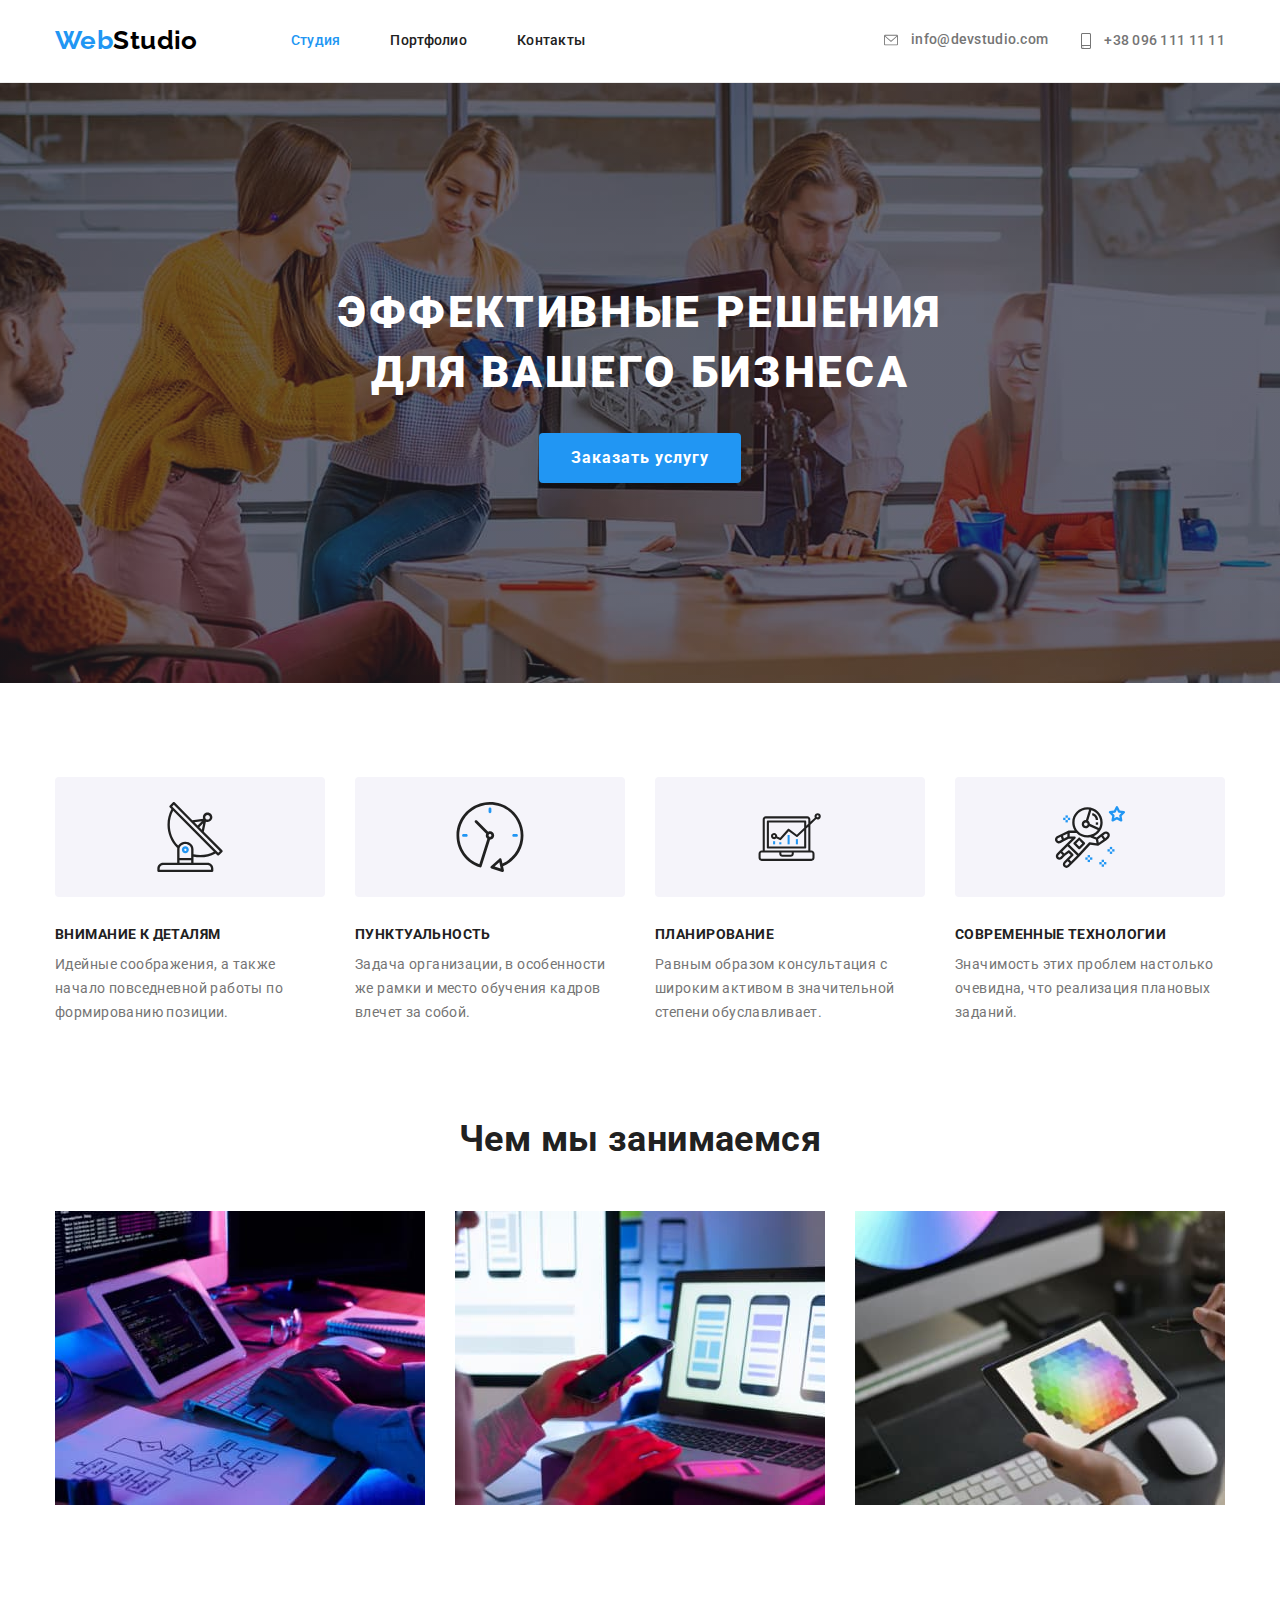
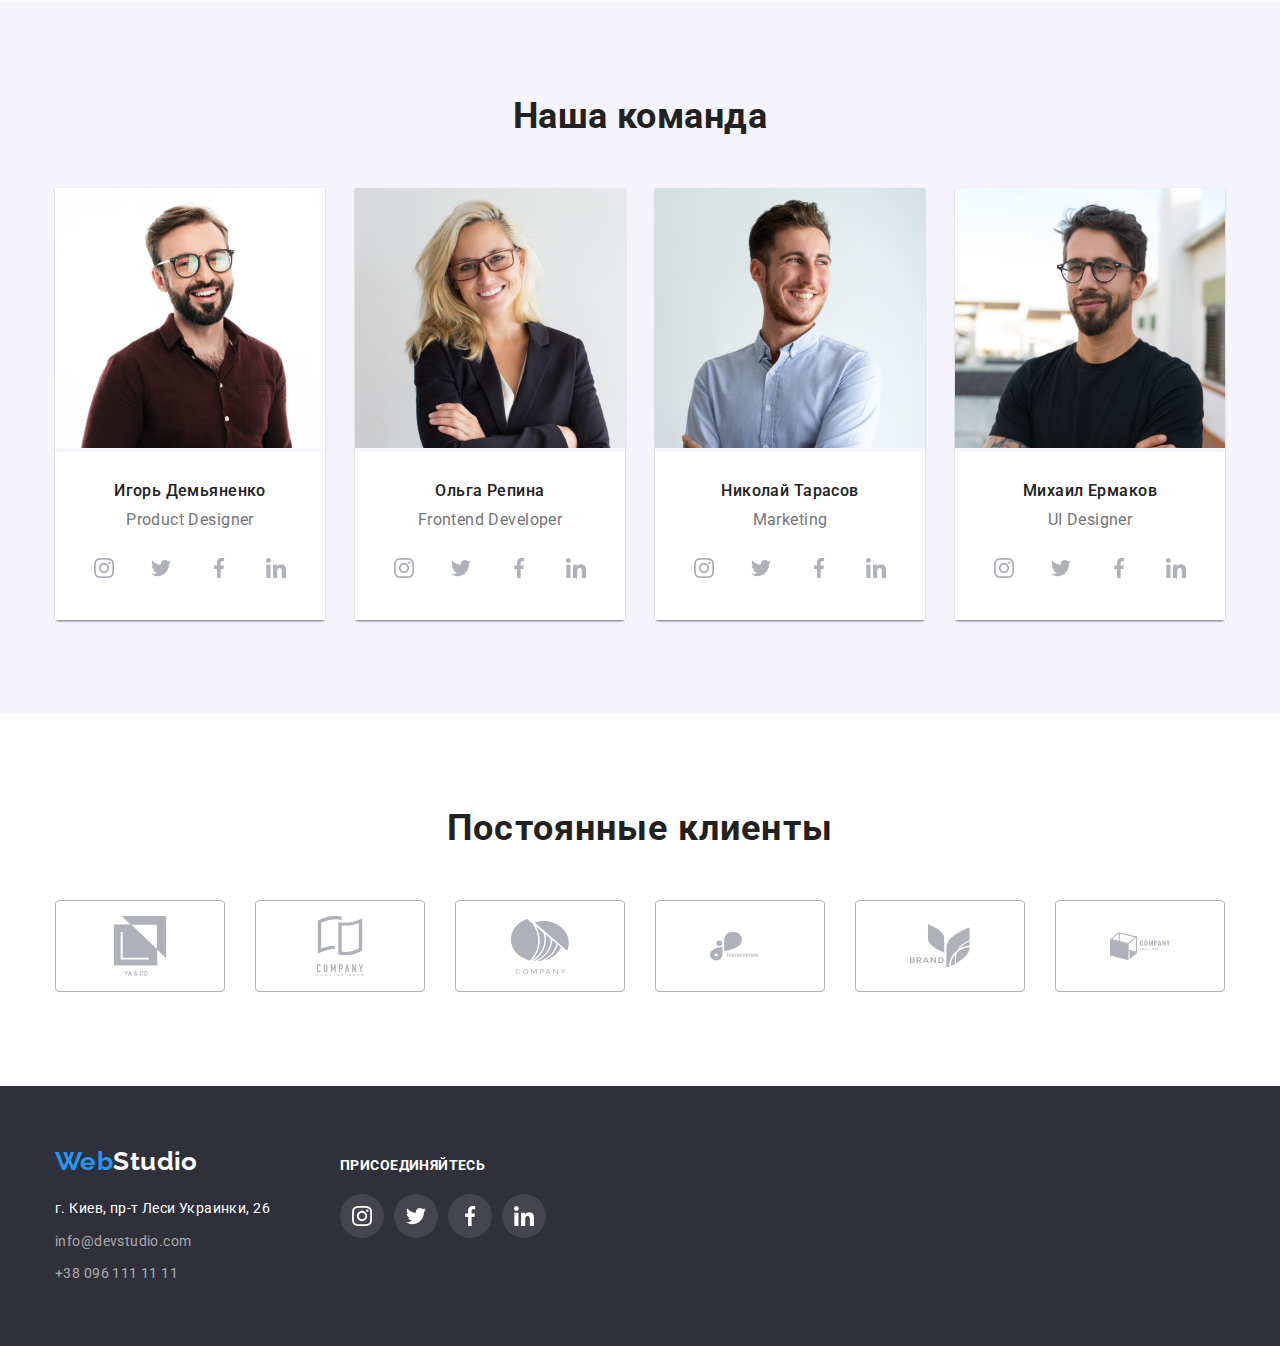
<file: index.html>
<!DOCTYPE html>
<html lang="en">
<head>
    <meta charset="UTF-8">
    <meta http-equiv="X-UA-Compatible" content="IE=edge">
    <meta name="viewport" content="width=device-width, initial-scale=1.0">
    <title>WebStudio</title>
    <link href="https://fonts.googleapis.com/css2?family=Raleway:wght@700&family=Roboto:wght@400;500;700;900&display=swap" rel="stylesheet">
    <link rel="stylesheet" href="https://cdnjs.cloudflare.com/ajax/libs/modern-normalize/1.1.0/modern-normalize.min.css">
    <link rel="stylesheet" href="./css/styles.css">
</head>
<body>
    <header>
        <div class="container main-nav">
            <nav class="main-nav">
                <a href="./index.html" class="logo"><span>Web</span>Studio</a>
                <ul class="site-nav">
                    <li class="item"> <a href="./index.html" class="link current">Студия</a> </li>
                    <li class="item"> <a href="./portfolio.html" class="link">Портфолио</a> </li>
                    <li class="item"> <a href="" class="link">Контакты</a> </li>
                </ul>
            </nav>
            <ul class="site-cont">
                <li class="item">  
                    <a href="mailto:info@devstudio.com" class="link"> <svg class="icon" width="20" height="14">
                        <use href="./images/symbol-defs.svg#icon-email"></use>
                    </svg> info@devstudio.com</a> 
                </li>
                <li class="item"> <a href="tel:+380961111111" class="link"> <svg class="icon" width="16" height="18">
                    <use href="./images/symbol-defs.svg#icon-phone"></use>
                </svg> +38 096 111 11 11</a> 
                </li>
            </ul>
        </div>
    </header>
    <main>
        <section class="title">
            <h1 class="title-hero">Эффективные решения для вашего бизнеса</h1>
            <button type="button" class="button-order">Заказать услугу</button>
        </section>
        <section class="section">
            <div class="container">
                <h2 class="hidden" >Наши качества</h2>
                <ul class="work-quality">
                    <li class="item">
                        <div class="icon-img">
                            <svg class="icon-qual">
                                <use href="./images/symbol-defs.svg#icon-antenna"></use>
                            </svg>
                        </div>
                        <h3 class="head-quality">Внимание к деталям</h3>
                        <p class="quality">Идейные соображения, а также начало повседневной работы по формированию позиции.</p>
                    </li>
                    <li class="item">
                        <div class="icon-img">
                            <svg class="icon-qual">
                                <use href="./images/symbol-defs.svg#icon-clock"></use>
                            </svg>
                        </div>
                        <h3 class="head-quality">Пунктуальность</h3>
                        <p class="quality">Задача организации, в особенности же рамки и место обучения кадров влечет за собой.
                        </p>
                    </li>
                    <li class="item">
                        <div class="icon-img">
                            <svg class="icon-qual">
                                <use href="./images/symbol-defs.svg#icon-diagram"></use>
                            </svg>
                        </div>
                        <h3 class="head-quality">Планирование</h3>
                        <p class="quality">Равным образом консультация с широким активом в значительной степени обуславливает.
                        </p>
                    </li>
                    <li class="item">
                        <div class="icon-img">
                            <svg class="icon-qual">
                                <use href="./images/symbol-defs.svg#icon-astronaut"></use>
                            </svg>
                        </div>
                        <h3 class="head-quality">Современные технологии</h3>
                        <p class="quality">Значимость этих проблем настолько очевидна, что реализация плановых заданий.</p>
                    </li>
                </ul>
            </div>
        </section>
        <section class="section no-padding">
            <div class="container che">
                <h2 class="heading">Чем мы занимаемся</h2>
                <ul class="works">
                    <li class="item"> <img src="./images/img1.jpg" alt="Написание кода" width="370" height="294"> </li>
                    <li class="item"> <img src="./images/img2.jpg" alt="Выбор дизайна" width="370" height="294"> </li>
                    <li class="item"> <img src="./images/img3.jpg" alt="Колористика" width="370" height="294"> </li>
                </ul>
            </div>
        </section>
        <section class="team">
            <div class="container">
                <h2 class="heading">Наша команда</h2>
                <ul class="team-work">
                    <li class="special"> <img src="./images/1igor.jpg" alt="фото специалиста" width="270" height="260">
                        <div class="job-person">
                            <h3 class="person">Игорь Демьяненко</h3>
                            <p class="job">Product Designer</p>
                            <ul class="net">
                                <li class="network">
                                    <a class="inst" href="">
                                        <svg class="network-icon">
                                            <use href="./images/symbol-defs.svg#icon-instagram"></use>
                                        </svg> </a>
                                </li>
                                <li class="network">
                                    <a class="inst" href="">
                                        <svg class="network-icon">
                                            <use href="./images/symbol-defs.svg#icon-twitter"></use>
                                        </svg> </a>
                                </li>
                                <li class="network">
                                    <a class="inst" href="">
                                        <svg class="network-icon">
                                            <use href="./images/symbol-defs.svg#icon-facebook"></use>
                                        </svg> </a>
                                </li>
                                <li class="network">
                                    <a class="inst" href="">
                                        <svg class="network-icon">
                                            <use href="./images/symbol-defs.svg#icon-linkedin"></use>
                                        </svg> </a>
                                </li>
                            </ul>
                        </div>
                    </li>
                    <li class="special"> <img src="./images/2olga.jpg" alt="фото специалиста" width="270" height="260">
                        <div class="job-person">
                            <h3 class="person">Ольга Репина</h3>
                            <p class="job">Frontend Developer</p>
                            <ul class="net">
                                <li class="network">
                                    <a class="inst" href="">
                                        <svg class="network-icon">
                                            <use href="./images/symbol-defs.svg#icon-instagram"></use>
                                        </svg> </a>
                                </li>
                                <li class="network">
                                    <a class="inst" href="">
                                        <svg class="network-icon">
                                            <use href="./images/symbol-defs.svg#icon-twitter"></use>
                                        </svg> </a>
                                </li>
                                <li class="network">
                                    <a class="inst" href="">
                                        <svg class="network-icon">
                                            <use href="./images/symbol-defs.svg#icon-facebook"></use>
                                        </svg> </a>
                                </li>
                                <li class="network">
                                    <a class="inst" href="">
                                        <svg class="network-icon">
                                            <use href="./images/symbol-defs.svg#icon-linkedin"></use>
                                        </svg> </a>
                                </li>
                            </ul>
                        </div>
                    </li>
                    <li class="special"> <img src="./images/3nik.jpg" alt="фото специалиста" width="270" height="260">
                        <div class="job-person">
                            <h3 class="person">Николай Тарасов</h3>
                            <p class="job">Marketing</p>
                            <ul class="net">
                                <li class="network">
                                    <a class="inst" href="">
                                        <svg class="network-icon">
                                            <use href="./images/symbol-defs.svg#icon-instagram"></use>
                                        </svg> </a>
                                </li>
                                <li class="network">
                                    <a class="inst" href="">
                                        <svg class="network-icon">
                                            <use href="./images/symbol-defs.svg#icon-twitter"></use>
                                        </svg> </a>
                                </li>
                                <li class="network">
                                    <a class="inst" href="">
                                        <svg class="network-icon">
                                            <use href="./images/symbol-defs.svg#icon-facebook"></use>
                                        </svg> </a>
                                </li>
                                <li class="network">
                                    <a class="inst" href="">
                                        <svg class="network-icon">
                                            <use href="./images/symbol-defs.svg#icon-linkedin"></use>
                                        </svg> </a>
                                </li>
                            </ul>
                        </div>
                    </li>
                    <li class="special"> <img src="./images/4mix.jpg" alt="фото специалиста" width="270" height="260">
                        <div class="job-person">
                            <h3 class="person">Михаил Ермаков</h3>
                            <p class="job">UI Designer</p>
                            <ul class="net">
                                <li class="network">
                                    <a class="inst" href="">
                                        <svg class="network-icon">
                                            <use href="./images/symbol-defs.svg#icon-instagram"></use>
                                        </svg> </a>
                                </li>
                                <li class="network">
                                    <a class="inst" href="">
                                        <svg class="network-icon">
                                            <use href="./images/symbol-defs.svg#icon-twitter"></use>
                                        </svg> </a>
                                </li>
                                <li class="network">
                                    <a class="inst" href="">
                                        <svg class="network-icon">
                                            <use href="./images/symbol-defs.svg#icon-facebook"></use>
                                        </svg> </a>
                                </li>
                                <li class="network">
                                    <a class="inst" href="">
                                        <svg class="network-icon">
                                            <use href="./images/symbol-defs.svg#icon-linkedin"></use>
                                        </svg> </a>
                                </li>
                            </ul>
                        </div>
                    </li>
                </ul>
            </div>
        </section>
        <section class="section">
            <div class="container">
                <h2 class="title-client">Постоянные клиенты</h2>
                <ul class="client">
                    <li class="client-mar">
                        <a class="client-a" href="">
                            <svg class="client-list">
                                <use href="./images/symbol-defs.svg#icon-group"></use>
                            </svg>
                        </a>
                    </li>
                    <li class="client-mar">
                        <a class="client-a" href="">
                            <svg class="client-list">
                                <use href="./images/symbol-defs.svg#icon-group-1"></use>
                            </svg>
                        </a>
                    </li>
                    <li class="client-mar">
                        <a class="client-a" href="">
                            <svg class="client-list">
                                <use href="./images/symbol-defs.svg#icon-group-2"></use>
                            </svg>
                        </a>
                    </li>
                    <li class="client-mar">
                        <a class="client-a" href="">
                            <svg class="client-list">
                                <use href="./images/symbol-defs.svg#icon-group-3"></use>
                            </svg>
                        </a>
                    </li>
                    <li class="client-mar">
                        <a class="client-a" href="">
                            <svg class="client-list">
                                <use href="./images/symbol-defs.svg#icon-group-4"></use>
                            </svg>
                        </a>
                    </li>
                    <li class="client-mar">
                        <a class="client-a" href="">
                            <svg class="client-list">
                                <use href="./images/symbol-defs.svg#icon-group-5"></use>
                            </svg>
                        </a>
                    </li>
                </ul>
            </div>
        </section>
    </main>
    <footer class="ftr">
        <div class="container main-foot">
            <section class="foot">
                <a href="./index.html" class="foot-web"><span>Web</span>Studio</a>
                <address class="foot-adress">
                    <ul class="site-ft">
                        <li class="ft-cont"> <a href="https://goo.gl/maps/F9UGEikjTN2jMp9C9" target="_blank" class="adress link">г.
                                Киев, пр-т Леси Украинки, 26</a> </li>
                        <li class="ft-cont"> <a href="mailto:info@devstudio.com" class="footer-contact link">info@devstudio.com</a>
                        </li>
                        <li class="ft-cont"> <a href="tel:+380961111111" class="footer-contact link">+38 096 111 11 11</a> </li>
                    </ul>
                </address>
            </section>
            <section class="connect-end">
                <h2 class="connect">Присоединяйтесь</h2>
                <ul class="icon-list">
                    <li class="icon-foot">
                        <a class="link-foot" href="">
                            <svg class="foot-icon">
                                <use href="./images/symbol-defs.svg#icon-instagram"></use>
                                </svg>
                        </a>
                        </li>
                    <li class="icon-foot">
                        <a class="link-foot" href="">
                            <svg class="foot-icon">
                                <use href="./images/symbol-defs.svg#icon-twitter"></use>
                                </svg>
                        </a>
                    </li>
                    <li class="icon-foot">
                        <a class="link-foot" href="">
                            <svg class="foot-icon">
                                <use href="./images/symbol-defs.svg#icon-facebook"></use>
                            </svg>
                        </a>
                    </li>
                    <li class="icon-foot">
                        <a class="link-foot" href="">
                            <svg class="foot-icon">
                                <use href="./images/symbol-defs.svg#icon-linkedin"></use>
                            </svg>
                        </a>
                    </li>
                </ul>
            </section>
        </div>
    </footer>
</body>
</html>
</file>
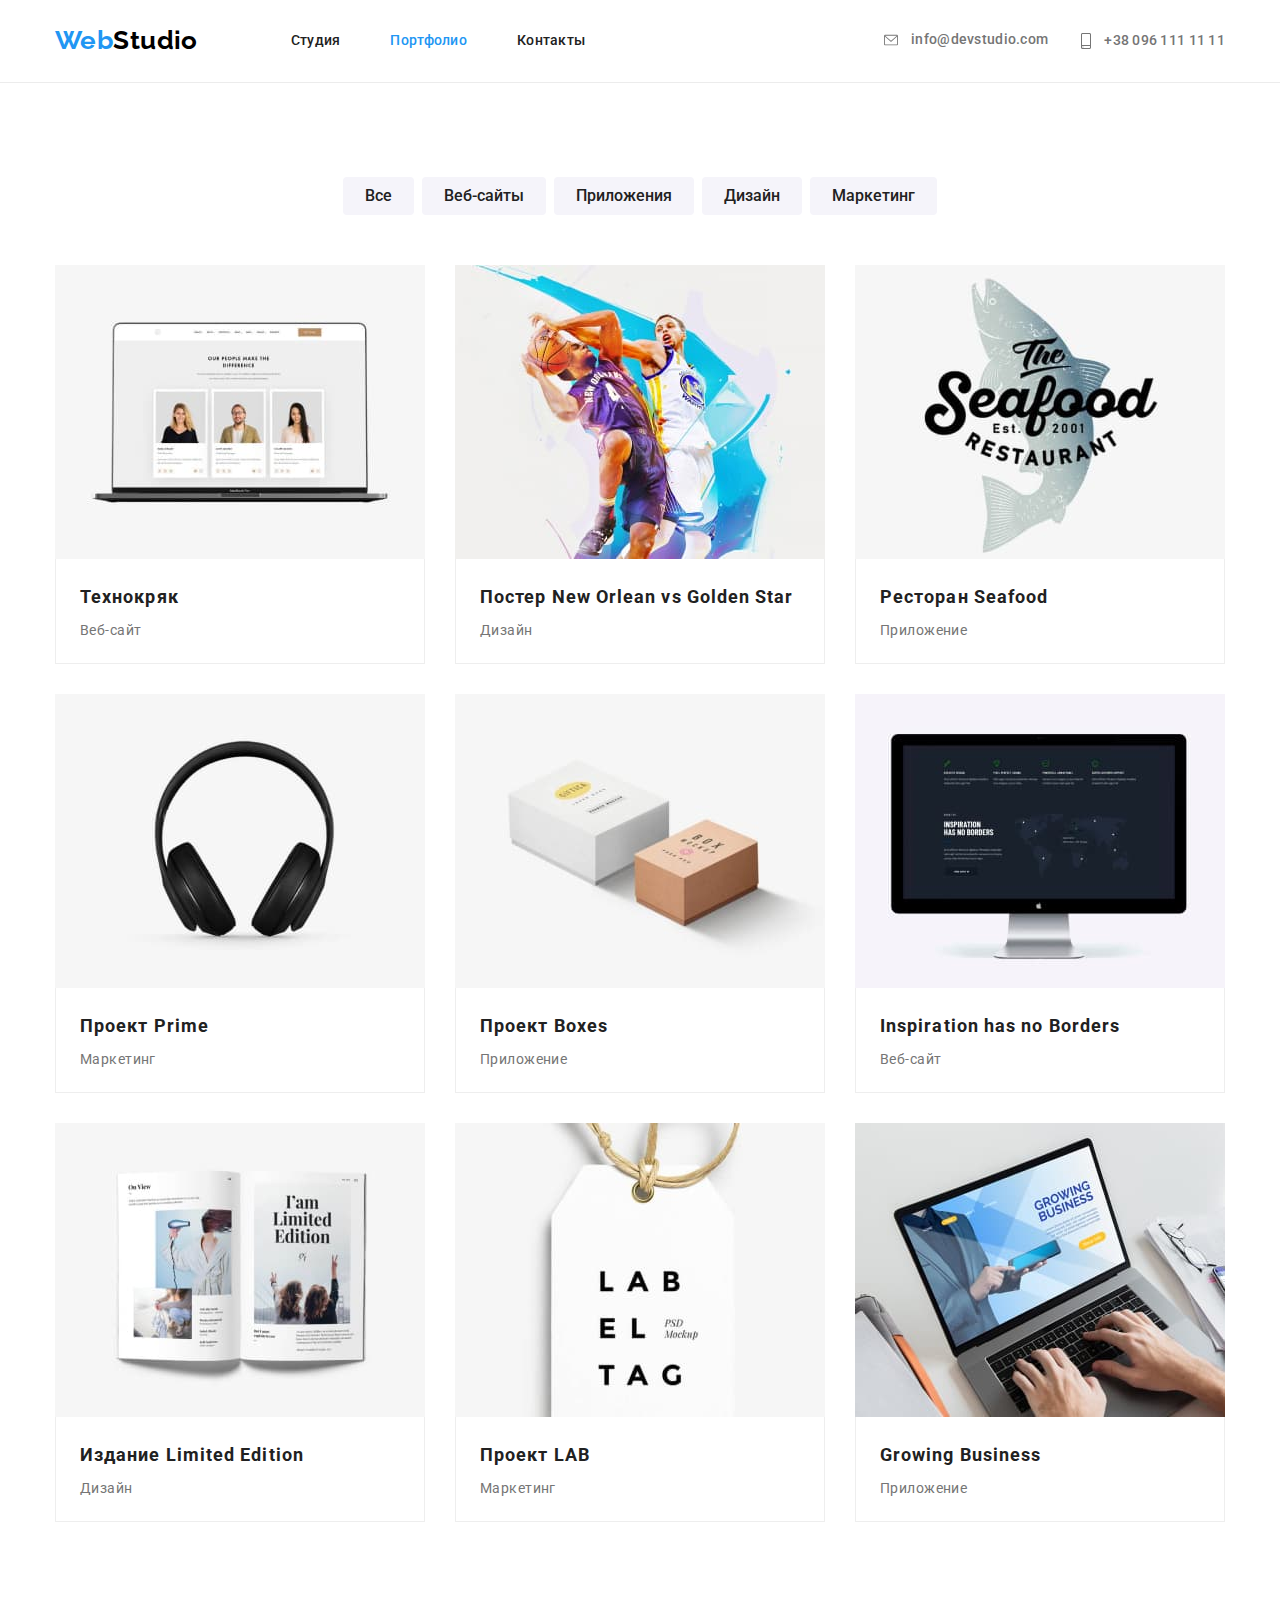
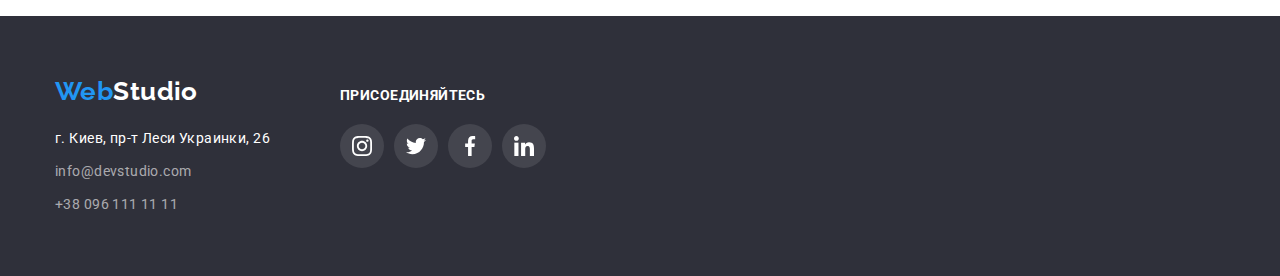
<file: portfolio.html>
<!DOCTYPE html>
<html lang="en">
<head>
    <meta charset="UTF-8">
    <meta http-equiv="X-UA-Compatible" content="IE=edge">
    <meta name="viewport" content="width=device-width, initial-scale=1.0">
    <title>WebStudio</title>
    <link href="https://fonts.googleapis.com/css2?family=Raleway:wght@700&family=Roboto:wght@400;500;700;900&display=swap" rel="stylesheet">
    <link rel="stylesheet" href="https://cdnjs.cloudflare.com/ajax/libs/modern-normalize/1.1.0/modern-normalize.min.css">
    <link rel="stylesheet" href="./css/styles.css">
</head>
<body>
    <header>
        <div class="container main-nav">
            <nav class="main-nav">
                <a href="./index.html" class="logo"><span>Web</span>Studio</a>
                <ul class="site-nav">
                    <li class="item"> <a href="./index.html" class="link">Студия</a> </li>
                    <li class="item"> <a href="./portfolio.html" class="link current">Портфолио</a> </li>
                    <li class="item"> <a href="" class="link">Контакты</a> </li>
                </ul>
            </nav>
            <ul class="site-cont">
                <li class="item">
                    <a href="mailto:info@devstudio.com" class="link"> <svg class="icon" width="20" height="14">
                            <use href="./images/symbol-defs.svg#icon-email"></use>
                        </svg> info@devstudio.com</a>
                </li>
                <li class="item"> <a href="tel:+380961111111" class="link"> <svg class="icon" width="16" height="18">
                            <use href="./images/symbol-defs.svg#icon-phone"></use>
                        </svg> +38 096 111 11 11</a>
                </li>
            </ul>
        </div>
    </header>
    <main>
        <section class="section box">
            <div class="container">
                <h1 class="hidden">Наши работы</h1>
                <ul class="btn">
                    <li class="btn-fil"><button type="button" class="button-filter">Все</button></li>
                    <li class="btn-fil"><button type="button" class="button-filter">Веб-сайты</button></li>
                    <li class="btn-fil"><button type="button" class="button-filter">Приложения</button></li>
                    <li class="btn-fil"><button type="button" class="button-filter">Дизайн</button></li>
                    <li class="btn-fil"><button type="button" class="button-filter">Маркетинг</button></li>
                </ul>
                <ul class="work-quality card">
                    <li class="flex-element"> <img class="no-gap" src="./images/macbookpro.jpg" alt="macbookpro" width="370" height="294">
                        <div class="example">
                            <h2 class="name-project">Технокряк</h2>
                            <p class="quality">Веб-сайт</p>
                        </div>
                    </li>
                    <li class="flex-element"> <img class="no-gap" src="./images/basketball.jpg" alt="basketball" width="370" height="294">
                        <div class="example">
                            <h2 class="name-project">Постер New Orlean vs Golden Star</h2>
                            <p class="quality">Дизайн</p>
                        </div>
                    </li>
                    <li class="flex-element"> <img class="no-gap" src="./images/restaurant.jpg" alt="restaurant" width="370" height="294">
                        <div class="example">
                            <h2 class="name-project">Ресторан Seafood</h2>
                            <p class="quality">Приложение</p>
                        </div>
                    </li>
                    <li class="flex-element"> <img class="no-gap" src="./images/headphones.jpg" alt="headphones" width="370" height="294">
                        <div class="example">
                            <h2 class="name-project">Проект Prime</h2>
                            <p class="quality">Маркетинг</p>
                        </div>
                    </li>
                    <li class="flex-element"> <img class="no-gap" src="./images/boxes.jpg" alt="boxes" width="370" height="294">
                        <div class="example">
                            <h2 class="name-project">Проект Boxes</h2>
                            <p class="quality">Приложение</p>
                        </div>
                    </li>
                    <li class="flex-element"> <img class="no-gap" src="./images/monitor.jpg" alt="monitor" width="370" height="294">
                        <div class="example">
                            <h2 class="name-project">Inspiration has no Borders</h2>
                            <p class="quality">Веб-сайт</p>
                        </div>
                    </li>
                    <li class="flex-element"> <img class="no-gap" src="./images/magazine.jpg" alt="magazine" width="370" height="294">
                        <div class="example">
                            <h2 class="name-project">Издание Limited Edition</h2>
                            <p class="quality">Дизайн</p>
                        </div>
                    </li>
                    <li class="flex-element"> <img class="no-gap" src="./images/label.jpg" alt="label" width="370" height="294">
                        <div class="example">
                            <h2 class="name-project">Проект LAB</h2>
                            <p class="quality">Маркетинг</p>
                        </div>
                    </li>
                    <li class="flex-element"> <img class="no-gap" src="./images/laptop.jpg" alt="laptop" width="370" height="294">
                        <div class="example">
                            <h2 class="name-project">Growing Business</h2>
                            <p class="quality">Приложение</p>
                        </div>
                    </li>
                </ul>
            </div>
        </section>
    </main>
    <footer class="ftr">
        <div class="container main-foot">
            <section class="foot">
                <a href="./index.html" class="foot-web"><span>Web</span>Studio</a>
                <address class="foot-adress">
                    <ul class="site-ft">
                        <li class="ft-cont"> <a href="https://goo.gl/maps/F9UGEikjTN2jMp9C9" target="_blank"
                                class="adress link">г.
                                Киев, пр-т Леси Украинки, 26</a> </li>
                        <li class="ft-cont"> <a href="mailto:info@devstudio.com"
                                class="footer-contact link">info@devstudio.com</a>
                        </li>
                        <li class="ft-cont"> <a href="tel:+380961111111" class="footer-contact link">+38 096 111 11 11</a>
                        </li>
                    </ul>
                </address>
            </section>
            <section class="connect-end">
                <h2 class="connect">Присоединяйтесь</h2>
                <ul class="icon-list">
                    <li class="icon-foot">
                        <a class="link-foot" href="">
                            <svg class="foot-icon">
                                <use href="./images/symbol-defs.svg#icon-instagram"></use>
                            </svg>
                        </a>
                    </li>
                    <li class="icon-foot">
                        <a class="link-foot" href="">
                            <svg class="foot-icon">
                                <use href="./images/symbol-defs.svg#icon-twitter"></use>
                            </svg>
                        </a>
                    </li>
                    <li class="icon-foot">
                        <a class="link-foot" href="">
                            <svg class="foot-icon">
                                <use href="./images/symbol-defs.svg#icon-facebook"></use>
                            </svg>
                        </a>
                    </li>
                    <li class="icon-foot">
                        <a class="link-foot" href="">
                            <svg class="foot-icon">
                                <use href="./images/symbol-defs.svg#icon-linkedin"></use>
                            </svg>
                        </a>
                    </li>
                </ul>
            </section>
        </div>
    </footer>
</body>
</html>
</file>
<file: css/styles.css>
html {
    box-sizing: border-box;
}

*,
*::before,
*::after {
    box-sizing: inherit;
}

/* цвет логотипа 1 части #2196F3
2 часть #000000 

ОСНОВНОЙ ЦВЕТ навигация, контакты, 2,3 заголовка #212121
при наведении #2196F3

цвет телефона и параграфов #757575

заголовок и кнопка, 2 часть логотива в футере #FFFFFF

контакты в футере color: rgba(255, 255, 255, 0.6);


ФОН
шапка #FFFFFF
1 секция и футер 2F303A
кнопка 2196F3

секция Наша команда F5F4FA
*/

:root {
    --primary-text-color: #212121;
    --paragraph-text-color: #757575;
    --footer-text-color: rgba(255, 255, 255, 0.6);
    --nav-log-text-color: #2196F3;
    --title-text-color: #FFFFFF;
    --but--team-color: #F5F4FA;
    --foot-title-bg-color: #2F303A;
    --logo-color: #000000;
    --network-icon-color: #AFB1B8;
    --foot-icon-color: rgba(255, 255, 255, 0.1);
}

body {
    background-color: var(--title-text-color);
    color: var(--primary-text-color);

    font-family: Roboto, sans-serif;
    letter-spacing: 0.03em;
    font-size: 14px;
    line-height: 1.14;
}

.container {
    width: 1200px;
    margin-left: auto;
    margin-right: auto;
    padding-left: 15px;
    padding-right: 15px;
}

ul {
    list-style: none;
    padding: 0;
    margin: 0;
}

h1, h2, h3, p {
    padding: 0;
    margin: 0;
}

.heading {
    margin-bottom: 50px;

    font-size: 36px;
    line-height: 1.16;
    text-align: center;
}

/* header */

.logo {
    color: var(--logo-color);

    font-family: Raleway, sans-serif;
    font-weight: 700;
    font-size: 26px;
    line-height: 1.2;
    text-decoration: none;
}

span {
    color: var(--nav-log-text-color);
}

/* Main nav */

.main-nav {
    display: flex;
    align-items: center;  
}

header {
    border-bottom: 1px solid #ECECEC;
}

/* Site nav */

.site-nav {
    display: flex;
    margin-left: 93px;
}

.site-nav .item + .item {
    margin-left: 50px;
}

.site-nav .link {
    display: block;
    padding-top: 32px;
    padding-bottom: 32px;

    color: var(--primary-text-color);

    font-family: inherit;
    font-weight: 500;
    letter-spacing: 0.02em;
    text-decoration: none;
}

.site-nav .link:hover,
.site-nav .link:focus {
    color: var(--nav-log-text-color);
}

.site-nav .link.current {
    color: var(--nav-log-text-color);
}

/* CONTACTS */

.site-cont {
    display: flex;
    margin-left: auto;

    font-family: inherit;
    font-weight: 500;
    letter-spacing: 0.02em;
    text-decoration: none;
}

.site-cont .item + .item {
    margin-left: 30px;
}

.site-cont .link {
    color: var(--paragraph-text-color);
    text-decoration: none;
    padding-top: 32px;
    padding-bottom: 32px;
    display: flex;
    align-items: center;
}

.site-cont .link:hover,
.site-cont .link:focus {
    color: var(--nav-log-text-color);
}

.site-cont .link:hover .icon,
.site-cont .link:focus .icon {
    fill: var(--nav-log-text-color);
}

.icon {
    margin-right: 10px;
    fill: var(--paragraph-text-color);
}

/* Title */

.title {
    padding-top: 200px;
    padding-bottom: 200px;
    background: var(--foot-title-bg-color);

    height: 600px;
    max-width: 1600px;
    margin-left: auto;
    margin-right: auto;

    background-image: linear-gradient(
        to right,
        rgba(47, 48, 58, 0.4),
        rgba(47, 48, 58, 0.4)
    ),
    url(../images/fon-hed.jpg);
    background-repeat: no-repeat;
    background-position: center;
    background-size: cover;
}

.title-hero {
    padding-bottom: 30px;
    width: 696px;
    margin-left: auto;
    margin-right: auto;

    color: var(--title-text-color);

    font-weight: 900;
    font-size: 44px;
    line-height: 1.36;
    text-align: center;
    letter-spacing: 0.06em;
    text-transform: uppercase;
}

/* Section */

.section {
    padding-top: 94px;
    padding-bottom: 94px;
}

.section.no-padding {
    padding-top: 0;
    padding-bottom: 94px;
}


.works {
    display: flex;
    flex-wrap: wrap;
    justify-content: space-between;
}

/* .works .item {
    margin-right: 30px;
    margin-left: 0;
}

.works .item:nth-child(3n) {
    margin-right: 0;
} */

.quality {
    color: var(--paragraph-text-color);

    font-weight: 400;
    font-size: 14px;
    line-height: 1.71;
}

.hidden {
    display: none;
}

.work-quality {
    display: flex;
}

.work-quality.card {
    display: flex;
    flex-wrap: wrap;
    
}
.work-quality .item {
    margin-right: 30px;
    width: 270px;
}

.work-quality .item:nth-child(4n) {
    margin-right: 0;
}

/* Icons quality */

.icon-img {
    height: 120px;
    width: 270px;
    background-color: var(--but--team-color);
    border-radius: 4px;
    display: flex;
    justify-content: center;
    align-items: center;
}

.icon-qual {
    height: 70px;
    width: 70px;
}

.head-quality {
    text-transform: uppercase;
    font-size: 14px;
    line-height: 1.14;

    margin-top: 30px;
    margin-bottom: 10px;
}

.name-project {
    font-size: 18px;
    line-height: 2;
    letter-spacing: 0.06em;
    margin-bottom: 4px;
}

.flex-element {
    width: 370px;

    margin-right: 30px;
    margin-bottom: 30px;
}

.flex-element:hover,
.flex-element:focus {
    box-shadow: 0px 1px 1px rgba(0, 0, 0, 0.12), 0px 4px 4px rgba(0, 0, 0, 0.06), 1px 4px 6px rgba(0, 0, 0, 0.16);
}

.no-gap {
    display: block;
}

.example {
    padding: 20px 24px;
    border: 1px solid #EEEEEE;
    border-top: none;
}

.flex-element:nth-child(3n) {
    margin-right: 0;
}

.flex-element:nth-last-child(-n + 3){
    margin-bottom: 0;
}


/* Button */



.button-order {
    border-radius: 4px;
    box-shadow: 0px 4px 4px rgba(0, 0, 0, 0.15);
    border: #2196F3;;
    padding: 10px 32px;
    margin-left: auto;
    margin-right: auto;

    background-color: var(--nav-log-text-color);
    color: var(--title-text-color);

    font-family: inherit;
    font-weight: 700;
    font-size: 16px;
    line-height: 1.88;
    display: flex;
    align-items: center;
    text-align: center;
    letter-spacing: 0.06em;
    cursor: pointer;
}

.btn {
    display: flex;
    flex-wrap: wrap;
    justify-content: center;
    margin-bottom: 50px;
}

.btn-fil {
    margin-right: 8px;
}

.btn-fil:nth-child(5n) {
    margin-right: 0;
}

.button-filter {
    background-color: var(--but--team-color);
    color: var(--primary-text-color);

    font-family: inherit;
    font-weight: 500;
    font-size: 16px;
    line-height: 1.62;
    cursor: pointer;
    border-radius: 4px;
    border: #F5F4FA;
    padding: 6px 22px;
}


.button-filter:hover,
.button-filter:focus {
    background-color: var(--nav-log-text-color);
    color: var(--title-text-color);
    box-shadow: 0px 3px 1px rgba(0, 0, 0, 0.1), 0px 1px 2px rgba(0, 0, 0, 0.08), 0px 2px 2px rgba(0, 0, 0, 0.12);
}

/* Team */
.team {
    background-color: var(--but--team-color);
    padding-bottom: 94px;
    padding-top: 94px;
}

.team-work {
    
    display: flex;
    flex-wrap: wrap;
}

.special {
    margin-right: 30px;
    box-shadow: 0px 1px 3px rgba(0, 0, 0, 0.12), 0px 1px 1px rgba(0, 0, 0, 0.14), 0px 2px 1px rgba(0, 0, 0, 0.2);
    border-radius: 0px 0px 4px 4px;
}

.special:nth-child(4n) {
    margin-right: 0;
}

.team-work .job {
    color: var(--paragraph-text-color);

    font-size: 16px;
    line-height: 1.18;

    margin-bottom: 16px;
}

.person {
    font-weight: 500;
    font-size: 16px;
    line-height: 1.18;

    margin-bottom: 10px;
}

.job-person {
    text-align: center;
    padding-top: 30px;
    padding-bottom: 30px;
    background-color: var(--title-text-color);
}

.network {
    text-decoration: none;
    display: inline-block;
    margin-right: 10px;
}

.network:nth-child(4) {
    margin-right: 0;
}

.network-icon {
    width: 20px;
    height: 20px; 
}

.inst {
    width: 44px;
    height: 44px;
    border-radius: 50%;
    display: flex;
    justify-content: center;
    align-items: center;
    fill: var(--network-icon-color);
}

.inst:hover,
.inst:focus {
    fill: var(--title-text-color);
    background-color: var(--nav-log-text-color);
    border-radius: 50%;
}

/* Clients */

.title-client {
    text-align: center;
    font-weight: 700;
    font-size: 36px;
    line-height: 1.16;
    text-align: center;
    letter-spacing: 0.03em;
    color: var(--primary-text-color);
    margin-bottom: 50px;
}

.client {
    display: flex;
    justify-content: center;
    text-align: center;
}

.client-mar {
    margin-right: 30px;
}

.client-mar:nth-last-child(1) {
    margin-right: 0;
}

.client-list {
    width: 106px;
    height: 60px;
}

.client-a {
    width: 170px;
    height: 92px;
    border: 1px solid #AFB1B8;
    border-radius: 4px;
    display: flex;
    justify-content: center;
    align-items: center;
    fill: #afb1b8;
}

.client-a:hover,
.client-a:focus {
    fill: #2196F3;
    border: 1px solid #2196F3;
}

/* Footer */

.ftr {
    background: var(--foot-title-bg-color);
}

.main-foot {
    display: flex;
}

.foot {
    padding-top: 60px;
    padding-bottom: 60px;
}

.site-ft {
    padding-top: 20px;
}

.site-ft .link {
    color: var(--paragraph-text-color);
    text-decoration: none;
}

.site-ft .link:hover,
.site-ft .link:focus {
    color: var(--nav-log-text-color);
}

.foot-web {
    color: var(--title-text-color);

    font-family: Raleway, sans-serif;
    font-weight: 700;
    font-size: 26px;
    line-height: 1.2;
    text-decoration: none;
}

.foot-adress .adress {
    color: var(--title-text-color);
}
.foot-adress .footer-contact {
    color: var(--footer-text-color);
}

.foot-adress .site-ft {
    /* display: block; */

    font-weight: 400;
    font-size: 14px;
    font-style: normal;
    line-height: 1.7;
    letter-spacing: 0.03em;;
}

.connect {
    text-transform: uppercase;
    color: var(--title-text-color);
    margin-bottom: 20px;

    font-family: inherit;
    font-weight: 700;
    font-size: 14px;
    line-height: 1.14;
    letter-spacing: 0.03em;
}

.ft-cont {
    margin-bottom: 9px;
}

.ft-cont:nth-child(3n) {
    margin-bottom: 0;
}

.icon-foot {
    margin-right: 10px;
}

.icon-foot:nth-child(4){
    margin-right: 0;
}

.foot-icon {
    width: 20px;
    height: 20px;
}

.link-foot {
    width: 44px;
    height: 44px;
    border-radius: 50%;
    display: flex;
    justify-content: center;
    align-items: center;
    background-color: var(--foot-icon-color);
    fill: var(--title-text-color);
}

.link-foot:hover,
.link-foot:focus {
    background-color: var(--nav-log-text-color);
}

.icon-list {
    display: flex;
}

.connect-end {
    margin-left: 70px;
    padding-top: 72px;
    padding-bottom: 100px;
}
</file>
